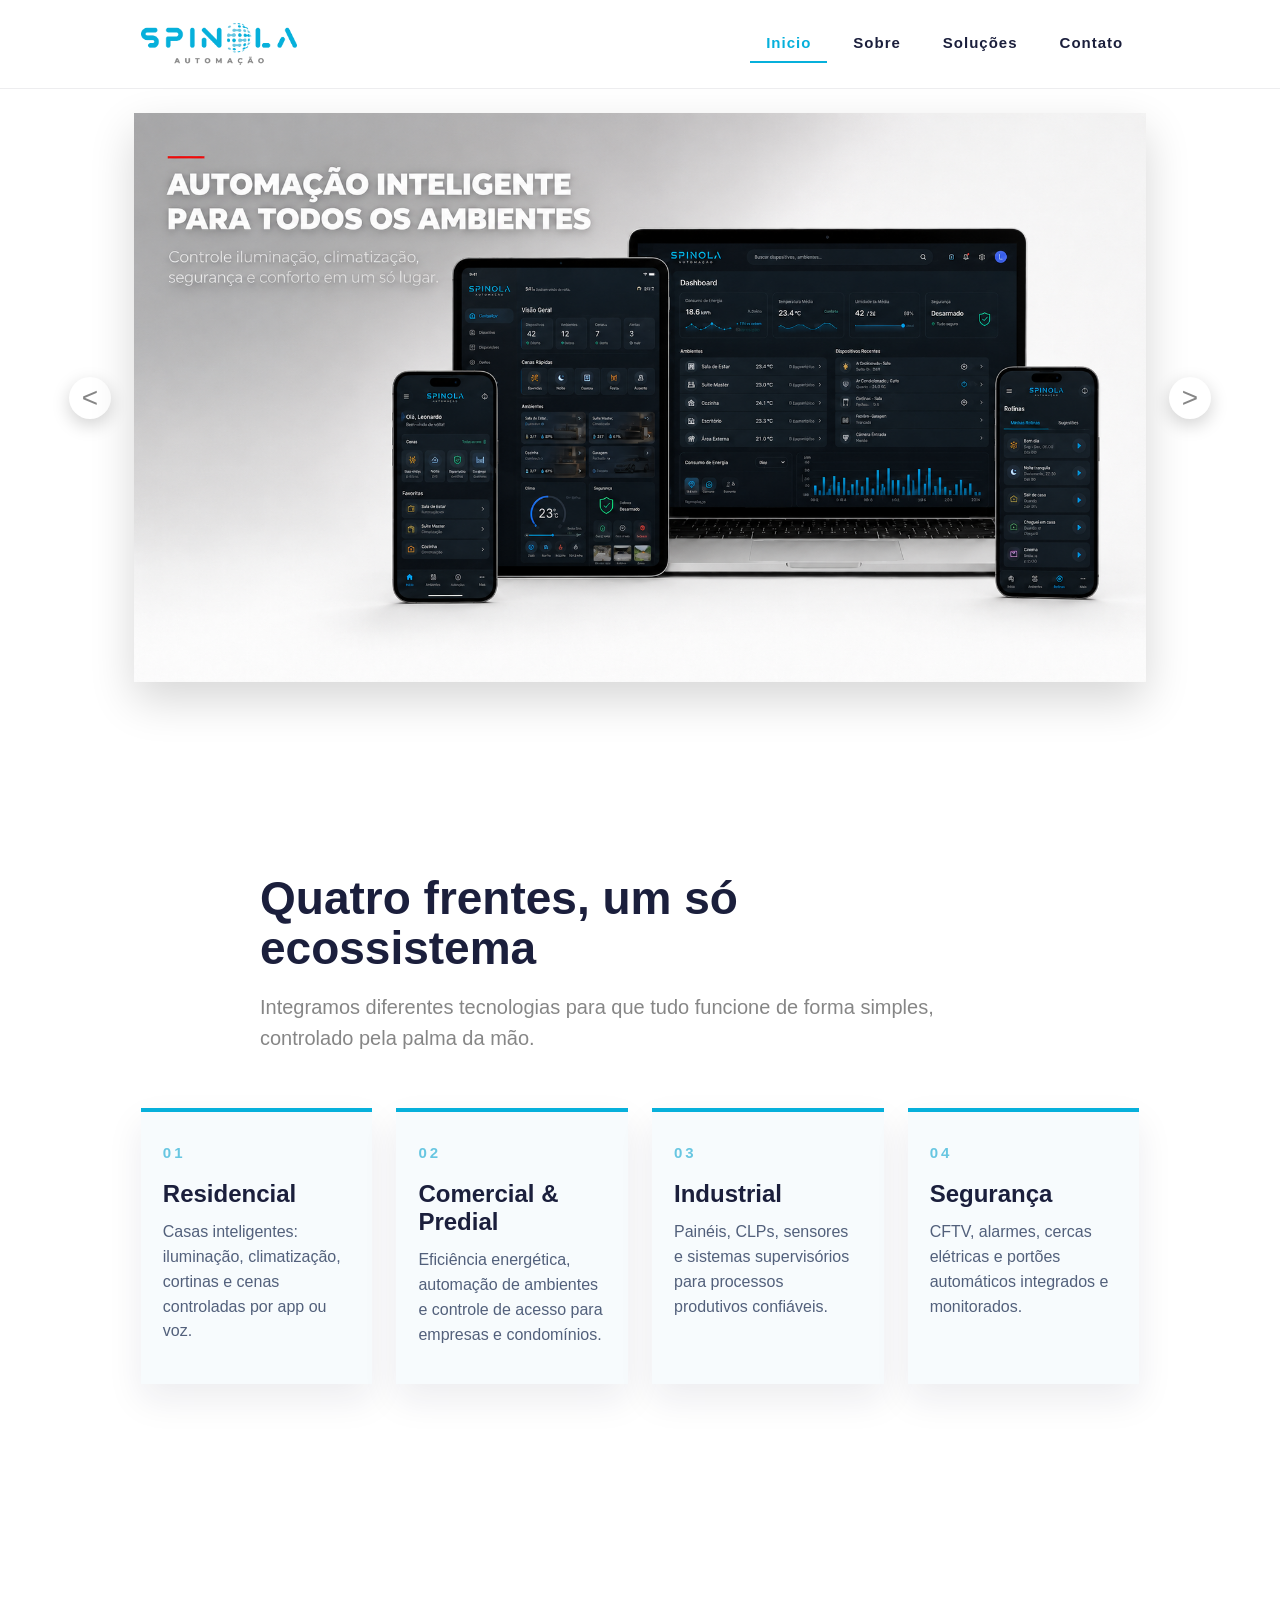
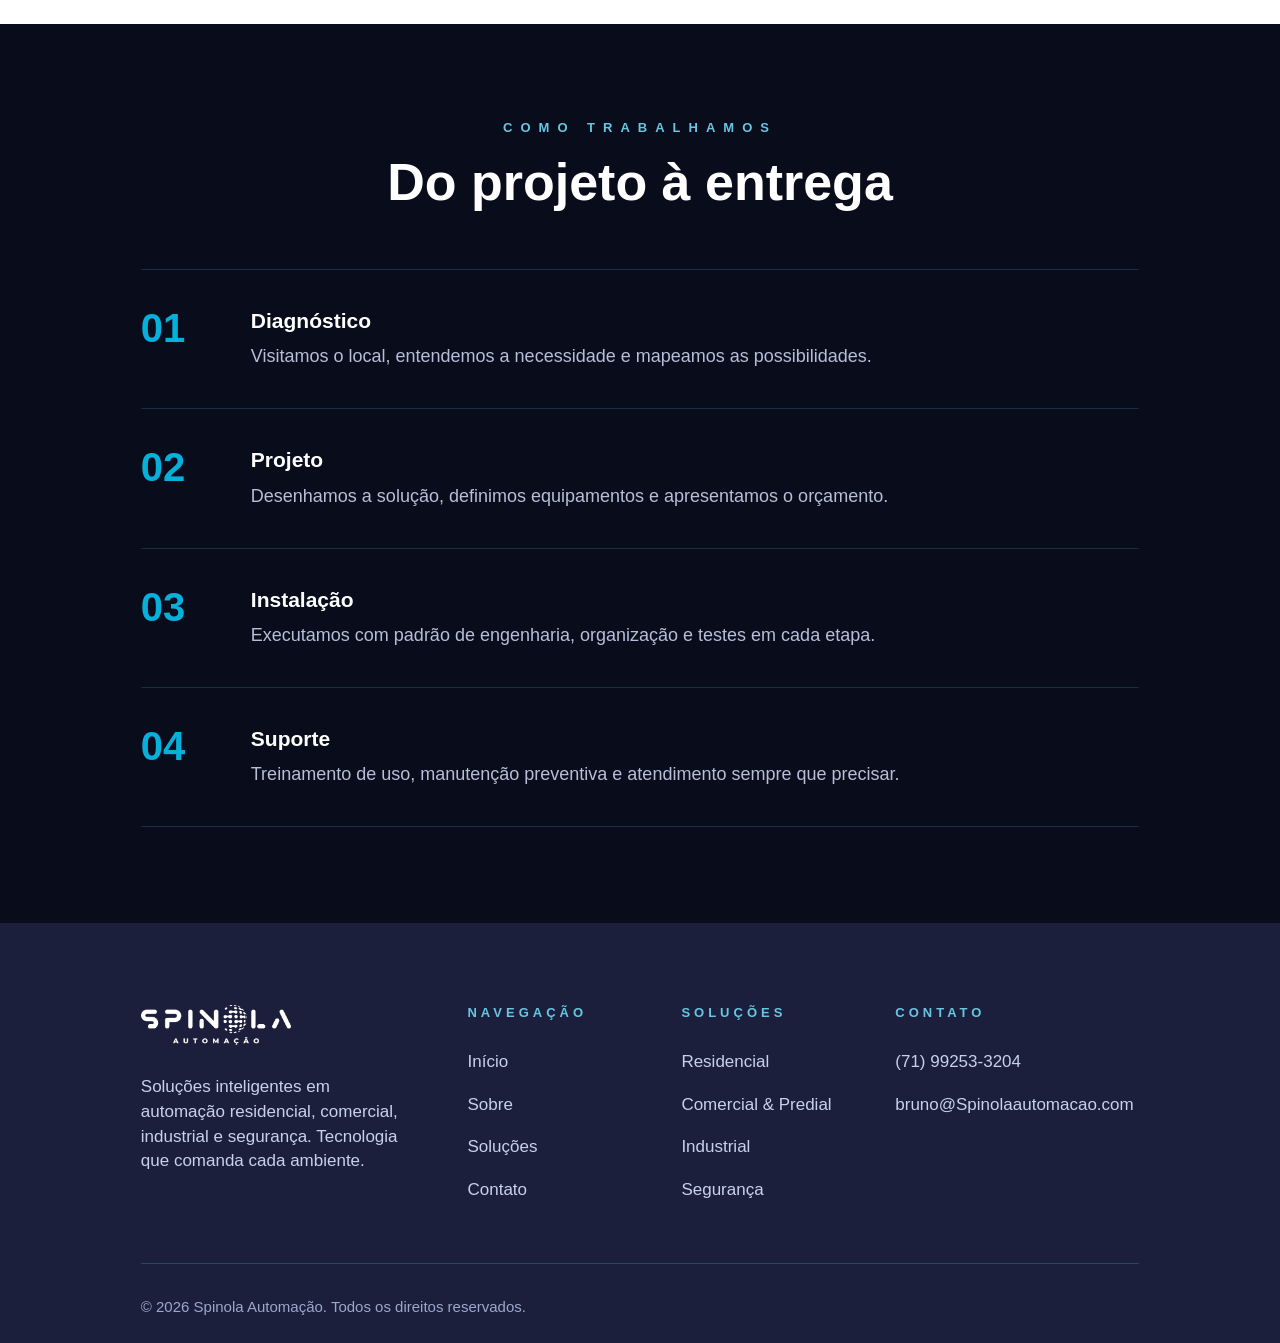
<file: index.html>
<!doctype html>
<html>
	<head>
		<meta charset="utf-8">
		<meta name="viewport" content="width=device-width, initial-scale=1.0">
		<link rel="icon" type="image/png" href="img/favicon.png">
		<link href="css/estilo.css" rel="stylesheet" type="text/css" >
		<script type="text/javascript" defer src="js/acao.js"> </script> 
		<title>Spinola</title>
	</head>
	<body>
		<nav class="menuHorizontal" aria-label="Menu principal">
			<a href="index.html" class="menuLogo">
				<img src="img/Spinolacoisas/Logo/Logos%20Color%C3%ADdos/Cor%20png/Logo%20Principal.png" alt="Spinola">
			</a>
			<input type="checkbox" id="menuControleInicio" class="menuControle">
			<label for="menuControleInicio" class="menuSanduiche" aria-label="Abrir menu">
				<span></span>
				<span></span>
				<span></span>
			</label>
			<section class="menuLinks">
				<a href="index.html" class="menuItem ativo">Inicio</a>
				<a href="sobre.html" class="menuItem">Sobre</a>
				<a href="solucoes.html" class="menuItem">Solu&ccedil;&otilde;es</a>
				<a href="contato.html" class="menuItem">Contato</a>
			</section>
		</nav>

		<main class="conteudoPrincipal">

			<!-- Layout lateral (ativo) -->
			<section class="carrosselLateral">
				<button id="btnVoltar" class="botao" type="button" aria-label="Tela anterior">&lt;</button>
				<img id="moldura" src="img/imagem1.png" alt="Tela do carrossel Spinola">
				<button id="btnAvancar" class="botao" type="button" aria-label="Proxima tela">&gt;</button>
			</section>

			<!-- Layout inferior — descomente e comente o bloco acima para voltar
			<img id="moldura" src="img/imagem1.png" alt="Tela do carrossel Spinola">
			<section class="grupoBotao">
				<button id="btnVoltar" class="botao" type="button" aria-label="Tela anterior">&lt;</button>
				<button id="btnAvancar" class="botao" type="button" aria-label="Proxima tela">&gt;</button>
			</section>
			-->

		</main>

		<section class="oQueFazemos">
			<section class="fazemosCabecalho">
				<h1>Quatro frentes, um s&oacute; ecossistema</h1>
				<h2>Integramos diferentes tecnologias para que tudo funcione de forma simples, controlado pela palma da m&atilde;o.</h2>
			</section>

			<section class="frentes">
				<section class="frente">
					<span>01</span>
					<h3>Residencial</h3>
					<p>Casas inteligentes: ilumina&ccedil;&atilde;o, climatiza&ccedil;&atilde;o, cortinas e cenas controladas por app ou voz.</p>
				</section>
				<section class="frente">
					<span>02</span>
					<h3>Comercial &amp; Predial</h3>
					<p>Efici&ecirc;ncia energ&eacute;tica, automa&ccedil;&atilde;o de ambientes e controle de acesso para empresas e condom&iacute;nios.</p>
				</section>
				<section class="frente">
					<span>03</span>
					<h3>Industrial</h3>
					<p>Pain&eacute;is, CLPs, sensores e sistemas supervis&oacute;rios para processos produtivos confi&aacute;veis.</p>
				</section>
				<section class="frente">
					<span>04</span>
					<h3>Seguran&ccedil;a</h3>
					<p>CFTV, alarmes, cercas el&eacute;tricas e port&otilde;es autom&aacute;ticos integrados e monitorados.</p>
				</section>
			</section>
		</section>

		<section class="comoTrabalhamos">
			<section class="comoCabecalho">
				<p>Como trabalhamos</p>
				<h1>Do projeto &agrave; entrega</h1>
			</section>

			<section class="etapas">
				<section class="etapa">
					<strong>01</strong>
					<section>
						<h2>Diagn&oacute;stico</h2>
						<p>Visitamos o local, entendemos a necessidade e mapeamos as possibilidades.</p>
					</section>
				</section>
				<section class="etapa">
					<strong>02</strong>
					<section>
						<h2>Projeto</h2>
						<p>Desenhamos a solu&ccedil;&atilde;o, definimos equipamentos e apresentamos o or&ccedil;amento.</p>
					</section>
				</section>
				<section class="etapa">
					<strong>03</strong>
					<section>
						<h2>Instala&ccedil;&atilde;o</h2>
						<p>Executamos com padr&atilde;o de engenharia, organiza&ccedil;&atilde;o e testes em cada etapa.</p>
					</section>
				</section>
				<section class="etapa">
					<strong>04</strong>
					<section>
						<h2>Suporte</h2>
						<p>Treinamento de uso, manuten&ccedil;&atilde;o preventiva e atendimento sempre que precisar.</p>
					</section>
				</section>
			</section>
		</section>

		<footer class="rodape">
			<section class="rodapeConteudo">
				<section class="rodapeMarca">
					<img class="rodapeLogo" src="img/Spinolacoisas/Logo/Logos%20Monocrom%C3%A1ticos/Monocrom%C3%A1tico%20png/Principal%20Negativo%20(branca).png" alt="Spinola Automacao">
					<p>Solu&ccedil;&otilde;es inteligentes em automa&ccedil;&atilde;o residencial, comercial, industrial e seguran&ccedil;a. Tecnologia que comanda cada ambiente.</p>
				</section>
				<section class="rodapeColuna">
					<h2>Navega&ccedil;&atilde;o</h2>
					<a href="index.html">In&iacute;cio</a>
					<a href="sobre.html">Sobre</a>
					<a href="solucoes.html">Solu&ccedil;&otilde;es</a>
					<a href="contato.html">Contato</a>
				</section>
				<section class="rodapeColuna">
					<h2>Solu&ccedil;&otilde;es</h2>
					<a href="solucoes.html#residencial">Residencial</a>
					<a href="solucoes.html#comercial">Comercial &amp; Predial</a>
					<a href="solucoes.html#industrial">Industrial</a>
					<a href="solucoes.html#seguranca">Seguran&ccedil;a</a>
				</section>
				<section class="rodapeColuna">
					<h2>Contato</h2>
					<a href="https://wa.me/5571992533204" target="_blank" rel="noopener noreferrer">(71) 99253-3204</a>
					<a href="mailto:bruno@Spinolaautomacao.com">bruno@Spinolaautomacao.com</a>
				</section>
			</section>
			<section class="rodapeBase">
				<p>&copy; 2026 Spinola Automa&ccedil;&atilde;o. Todos os direitos reservados.</p>
			</section>
		</footer>
	</body>
</html>
</file>
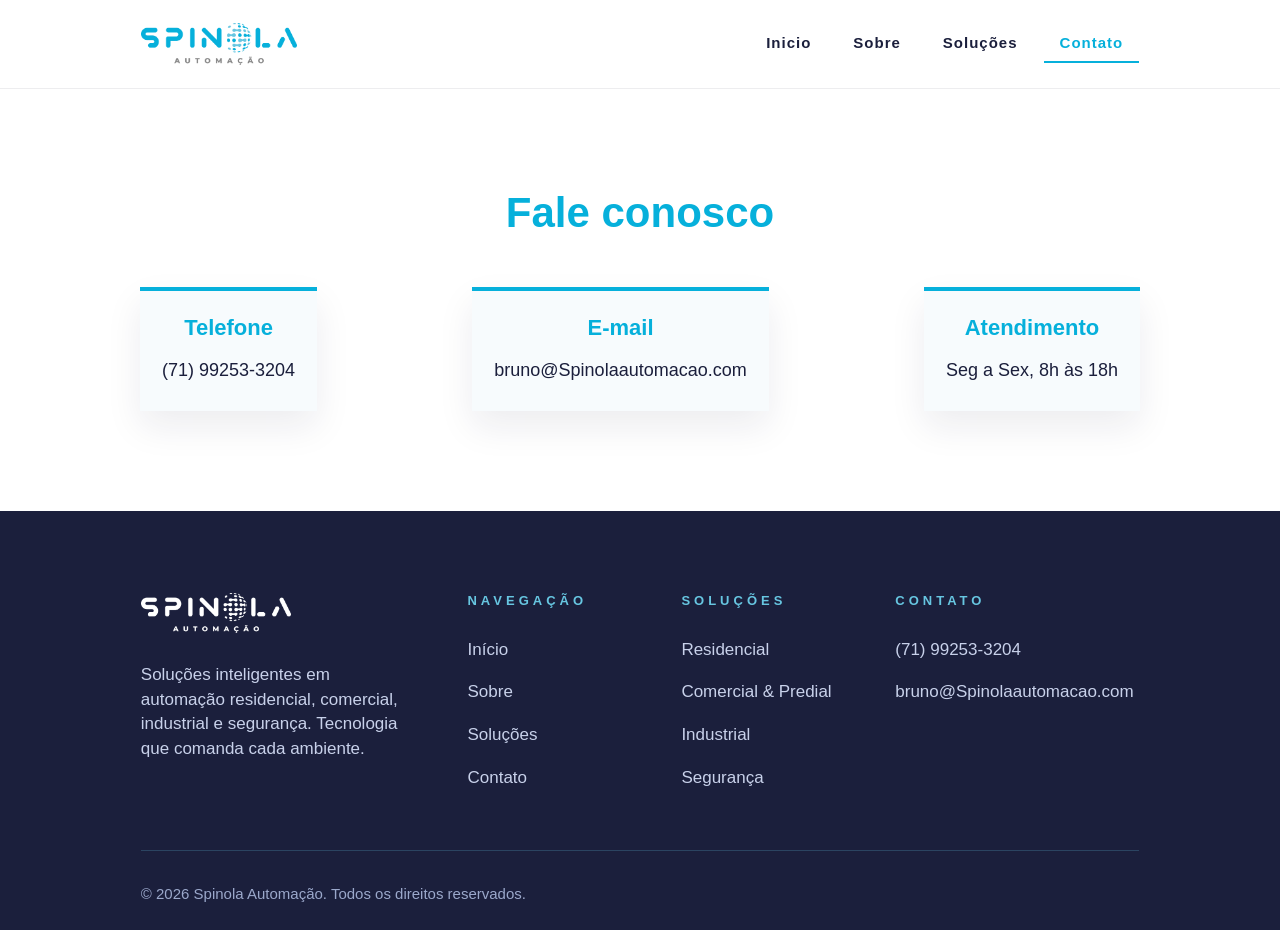
<file: contato.html>
<!doctype html>
<html>
	<head>
		<meta charset="utf-8">
		<meta name="viewport" content="width=device-width, initial-scale=1.0">
		<link rel="icon" type="image/png" href="img/favicon.png">
		<link href="css/estilo.css" rel="stylesheet" type="text/css" >
		<link href="css/contato.css" rel="stylesheet" type="text/css" >
		<title>Contato | Spinola</title>
	</head>
	<body>
		<nav class="menuHorizontal" aria-label="Menu principal">
			<a href="index.html" class="menuLogo">
				<img src="img/Spinolacoisas/Logo/Logos%20Color%C3%ADdos/Cor%20png/Logo%20Principal.png" alt="Spinola">
			</a>
			<input type="checkbox" id="menuControleContato" class="menuControle">
			<label for="menuControleContato" class="menuSanduiche" aria-label="Abrir menu">
				<span></span>
				<span></span>
				<span></span>
			</label>
			<section class="menuLinks">
				<a href="index.html" class="menuItem">Inicio</a>
				<a href="sobre.html" class="menuItem">Sobre</a>
				<a href="solucoes.html" class="menuItem">Solu&ccedil;&otilde;es</a>
				<a href="contato.html" class="menuItem ativo">Contato</a>
			</section>
		</nav>

		<main class="conteudoPrincipal contatoPagina">
			<h1>Fale conosco</h1>

			<section class="contatoInfo">
				<article class="infoItem">
					<h2>Telefone</h2>
					<a href="https://wa.me/5571992533204" target="_blank" rel="noopener noreferrer">(71) 99253-3204</a>
				</article>

				<article class="infoItem">
					<h2>E-mail</h2>
					<a href="mailto:bruno@Spinolaautomacao.com">bruno@Spinolaautomacao.com</a>
				</article>

				<article class="infoItem">
					<h2>Atendimento</h2>
					<p>Seg a Sex, 8h às 18h</p>
				</article>
			</section>
		</main>

		<footer class="rodape">
			<section class="rodapeConteudo">
				<section class="rodapeMarca">
					<img class="rodapeLogo" src="img/Spinolacoisas/Logo/Logos%20Monocrom%C3%A1ticos/Monocrom%C3%A1tico%20png/Principal%20Negativo%20(branca).png" alt="Spinola Automacao">
					<p>Solu&ccedil;&otilde;es inteligentes em automa&ccedil;&atilde;o residencial, comercial, industrial e seguran&ccedil;a. Tecnologia que comanda cada ambiente.</p>
				</section>
				<section class="rodapeColuna">
					<h2>Navega&ccedil;&atilde;o</h2>
					<a href="index.html">In&iacute;cio</a>
					<a href="sobre.html">Sobre</a>
					<a href="solucoes.html">Solu&ccedil;&otilde;es</a>
					<a href="contato.html">Contato</a>
				</section>
				<section class="rodapeColuna">
					<h2>Solu&ccedil;&otilde;es</h2>
					<a href="solucoes.html#residencial">Residencial</a>
					<a href="solucoes.html#comercial">Comercial &amp; Predial</a>
					<a href="solucoes.html#industrial">Industrial</a>
					<a href="solucoes.html#seguranca">Seguran&ccedil;a</a>
				</section>
				<section class="rodapeColuna">
					<h2>Contato</h2>
					<a href="https://wa.me/5571992533204" target="_blank" rel="noopener noreferrer">(71) 99253-3204</a>
					<a href="mailto:bruno@Spinolaautomacao.com">bruno@Spinolaautomacao.com</a>
				</section>
			</section>
			<section class="rodapeBase">
				<p>&copy; 2026 Spinola Automa&ccedil;&atilde;o. Todos os direitos reservados.</p>
			</section>
		</footer>
	</body>
</html>
</file>
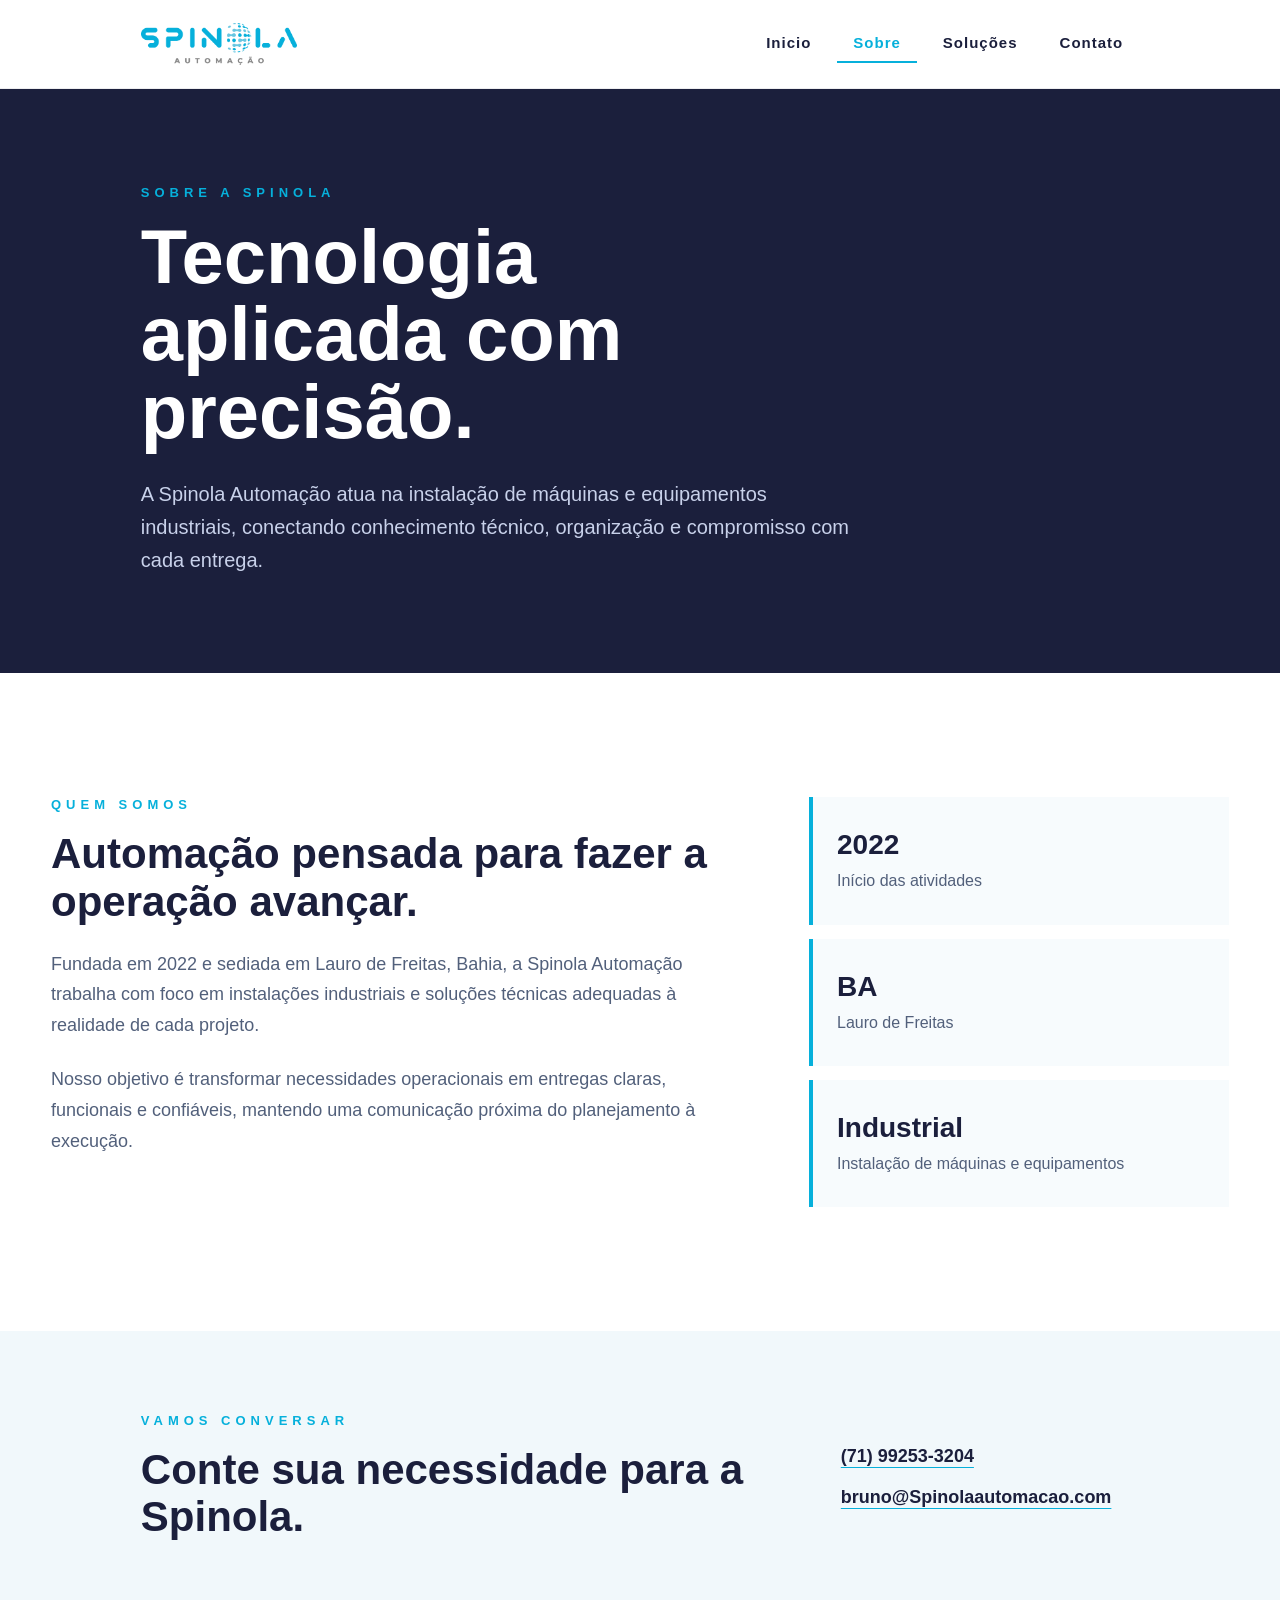
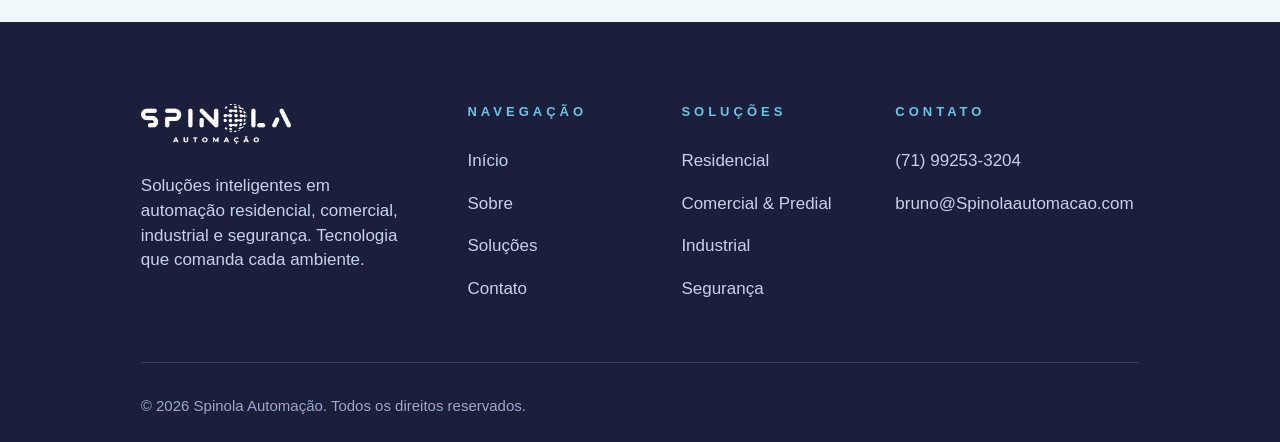
<file: sobre.html>
<!doctype html>
<html>
	<head>
		<meta charset="utf-8">
		<meta name="viewport" content="width=device-width, initial-scale=1.0">
		<link rel="icon" type="image/png" href="img/favicon.png">
		<link href="css/estilo.css" rel="stylesheet" type="text/css" >
		<title>Sobre | Spinola</title>
	</head>
	<body>
		<nav class="menuHorizontal" aria-label="Menu principal">
			<a href="index.html" class="menuLogo">
				<img src="img/Spinolacoisas/Logo/Logos%20Color%C3%ADdos/Cor%20png/Logo%20Principal.png" alt="Spinola">
			</a>
			<input type="checkbox" id="menuControleSobre" class="menuControle">
			<label for="menuControleSobre" class="menuSanduiche" aria-label="Abrir menu">
				<span></span>
				<span></span>
				<span></span>
			</label>
			<section class="menuLinks">
				<a href="index.html" class="menuItem">Inicio</a>
				<a href="sobre.html" class="menuItem ativo">Sobre</a>
				<a href="solucoes.html" class="menuItem">Solu&ccedil;&otilde;es</a>
				<a href="contato.html" class="menuItem">Contato</a>
			</section>
		</nav>

		<main class="sobrePagina">
			<section class="sobreAbertura">
				<section class="sobreAberturaConteudo">
					<p class="sobreEtiqueta">Sobre a Spinola</p>
					<h1>Tecnologia aplicada com precis&atilde;o.</h1>
					<p class="sobreIntroducao">A Spinola Automa&ccedil;&atilde;o atua na instala&ccedil;&atilde;o de m&aacute;quinas e equipamentos industriais, conectando conhecimento t&eacute;cnico, organiza&ccedil;&atilde;o e compromisso com cada entrega.</p>
				</section>
			</section>

			<section class="sobreConteudo">
				<section class="sobreTexto">
					<p class="sobreEtiqueta">Quem somos</p>
					<h2>Automa&ccedil;&atilde;o pensada para fazer a opera&ccedil;&atilde;o avan&ccedil;ar.</h2>
					<p>Fundada em 2022 e sediada em Lauro de Freitas, Bahia, a Spinola Automa&ccedil;&atilde;o trabalha com foco em instala&ccedil;&otilde;es industriais e solu&ccedil;&otilde;es t&eacute;cnicas adequadas &agrave; realidade de cada projeto.</p>
					<p>Nosso objetivo &eacute; transformar necessidades operacionais em entregas claras, funcionais e confi&aacute;veis, mantendo uma comunica&ccedil;&atilde;o pr&oacute;xima do planejamento &agrave; execu&ccedil;&atilde;o.</p>
				</section>

				<section class="sobreDestaques" aria-label="Informa&ccedil;&otilde;es da empresa">
					<article class="sobreDestaque">
						<strong>2022</strong>
						<span>In&iacute;cio das atividades</span>
					</article>
					<article class="sobreDestaque">
						<strong>BA</strong>
						<span>Lauro de Freitas</span>
					</article>
					<article class="sobreDestaque">
						<strong>Industrial</strong>
						<span>Instala&ccedil;&atilde;o de m&aacute;quinas e equipamentos</span>
					</article>
				</section>
			</section>

			<section class="sobreContato">
				<section>
					<p class="sobreEtiqueta">Vamos conversar</p>
					<h2>Conte sua necessidade para a Spinola.</h2>
				</section>
				<section class="sobreContatoLinks">
					<a href="https://wa.me/5571992533204" target="_blank" rel="noopener noreferrer">(71) 99253-3204</a>
					<a href="mailto:bruno@Spinolaautomacao.com">bruno@Spinolaautomacao.com</a>
				</section>
			</section>
		</main>

		<footer class="rodape">
			<section class="rodapeConteudo">
				<section class="rodapeMarca">
					<img class="rodapeLogo" src="img/Spinolacoisas/Logo/Logos%20Monocrom%C3%A1ticos/Monocrom%C3%A1tico%20png/Principal%20Negativo%20(branca).png" alt="Spinola Automacao">
					<p>Solu&ccedil;&otilde;es inteligentes em automa&ccedil;&atilde;o residencial, comercial, industrial e seguran&ccedil;a. Tecnologia que comanda cada ambiente.</p>
				</section>
				<section class="rodapeColuna">
					<h2>Navega&ccedil;&atilde;o</h2>
					<a href="index.html">In&iacute;cio</a>
					<a href="sobre.html">Sobre</a>
					<a href="solucoes.html">Solu&ccedil;&otilde;es</a>
					<a href="contato.html">Contato</a>
				</section>
				<section class="rodapeColuna">
					<h2>Solu&ccedil;&otilde;es</h2>
					<a href="solucoes.html#residencial">Residencial</a>
					<a href="solucoes.html#comercial">Comercial &amp; Predial</a>
					<a href="solucoes.html#industrial">Industrial</a>
					<a href="solucoes.html#seguranca">Seguran&ccedil;a</a>
				</section>
				<section class="rodapeColuna">
					<h2>Contato</h2>
					<a href="https://wa.me/5571992533204" target="_blank" rel="noopener noreferrer">(71) 99253-3204</a>
					<a href="mailto:bruno@Spinolaautomacao.com">bruno@Spinolaautomacao.com</a>
				</section>
			</section>
			<section class="rodapeBase">
				<p>&copy; 2026 Spinola Automa&ccedil;&atilde;o. Todos os direitos reservados.</p>
			</section>
		</footer>
	</body>
</html>
</file>
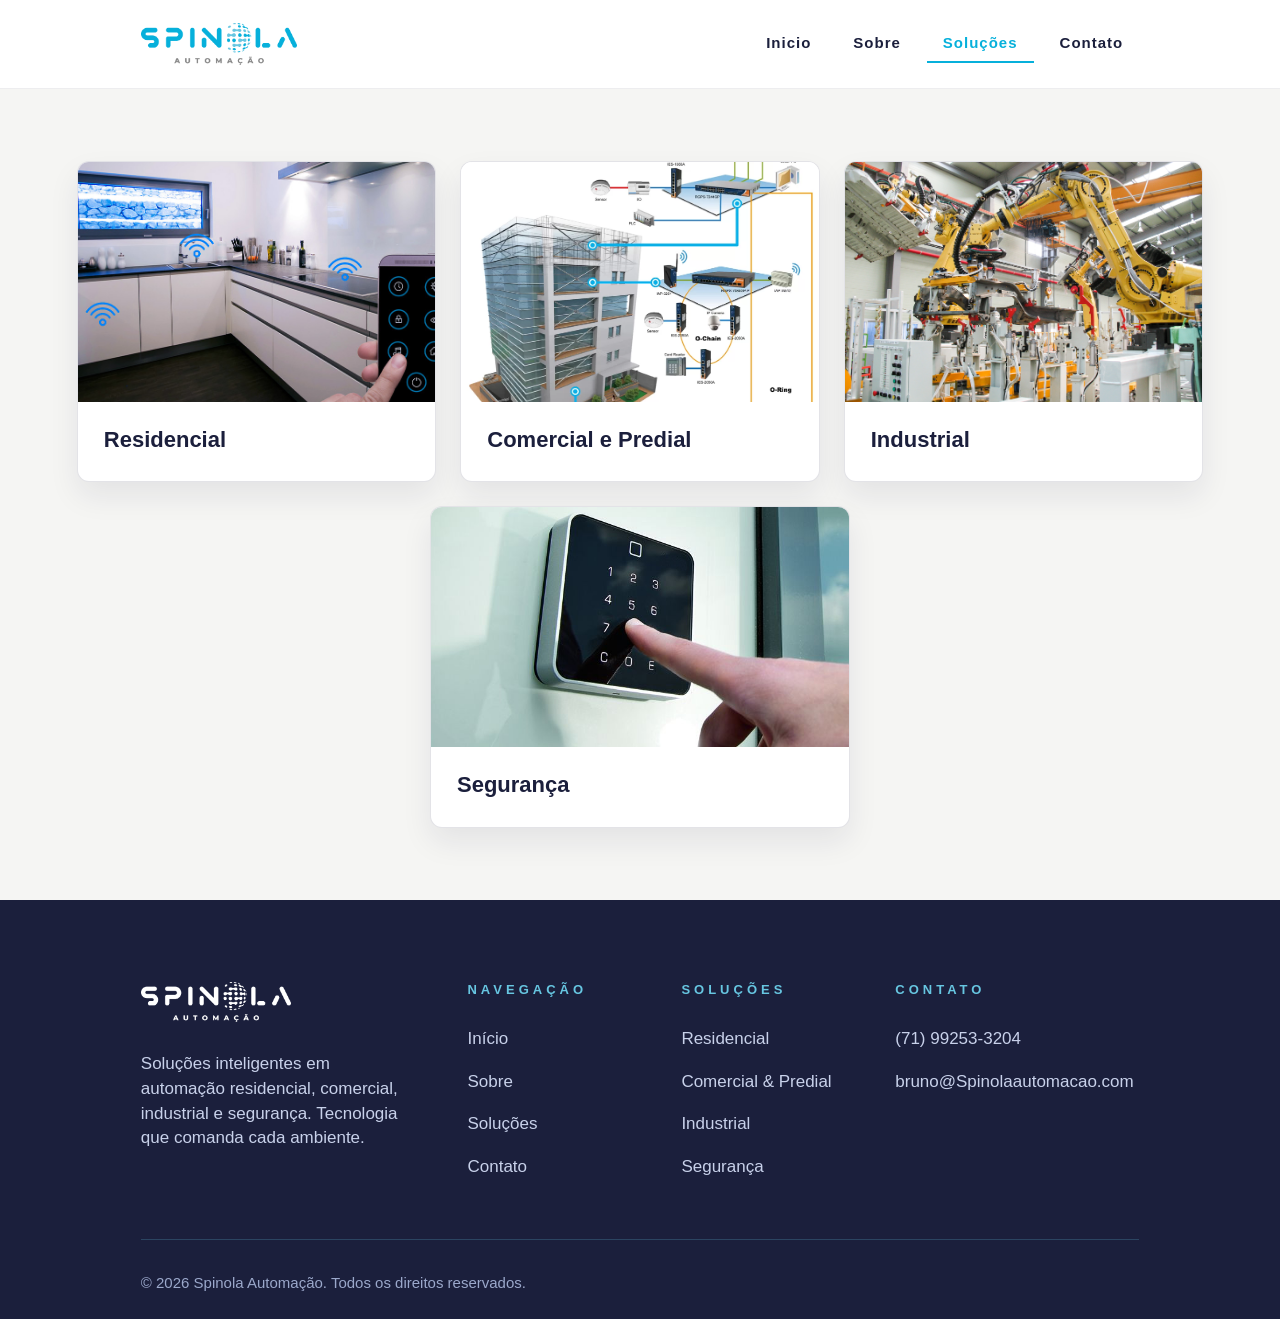
<file: solucoes.html>
<!doctype html>
<html>
	<head>
		<meta charset="utf-8">
		<meta name="viewport" content="width=device-width, initial-scale=1.0">
		<link rel="icon" type="image/png" href="img/favicon.png">
		<link href="css/estilo.css" rel="stylesheet" type="text/css" >
		<title>Solu&ccedil;&otilde;es | Spinola</title>
	</head>
	<body>
		<nav class="menuHorizontal" aria-label="Menu principal">
			<a href="index.html" class="menuLogo">
				<img src="img/Spinolacoisas/Logo/Logos%20Color%C3%ADdos/Cor%20png/Logo%20Principal.png" alt="Spinola">
			</a>
			<input type="checkbox" id="menuControleSolucoes" class="menuControle">
			<label for="menuControleSolucoes" class="menuSanduiche" aria-label="Abrir menu">
				<span></span>
				<span></span>
				<span></span>
			</label>
			<section class="menuLinks">
				<a href="index.html" class="menuItem">Inicio</a>
				<a href="sobre.html" class="menuItem">Sobre</a>
				<a href="solucoes.html" class="menuItem ativo">Solu&ccedil;&otilde;es</a>
				<a href="contato.html" class="menuItem">Contato</a>
			</section>
		</nav>

		<main class="paginaSolucao">
			<section id="residencial" class="solucaoItem">
				<img src="img/imgsolucao/AutoResidencial.jpg" alt="Automacao residencial">
				<p>Residencial</p>
			</section>
			<section id="comercial" class="solucaoItem">
				<img src="img/imgsolucao/autoPredio.jpg" alt="Automacao comercial e predial">
				<p>Comercial e Predial</p>
			</section>
			<section id="industrial" class="solucaoItem">
				<img src="img/imgsolucao/AutoIndustria.jpg" alt="Automacao industrial">
				<p>Industrial</p>
			</section>
			<section id="seguranca" class="solucaoItem">
				<img src="img/imgsolucao/AutoSeguranca.jpeg" alt="Solucoes de seguranca">
				<p>Seguran&ccedil;a</p>
			</section>
		</main>

		<footer class="rodape">
			<section class="rodapeConteudo">
				<section class="rodapeMarca">
					<img class="rodapeLogo" src="img/Spinolacoisas/Logo/Logos%20Monocrom%C3%A1ticos/Monocrom%C3%A1tico%20png/Principal%20Negativo%20(branca).png" alt="Spinola Automacao">
					<p>Solu&ccedil;&otilde;es inteligentes em automa&ccedil;&atilde;o residencial, comercial, industrial e seguran&ccedil;a. Tecnologia que comanda cada ambiente.</p>
				</section>
				<section class="rodapeColuna">
					<h2>Navega&ccedil;&atilde;o</h2>
					<a href="index.html">In&iacute;cio</a>
					<a href="sobre.html">Sobre</a>
					<a href="solucoes.html">Solu&ccedil;&otilde;es</a>
					<a href="contato.html">Contato</a>
				</section>
				<section class="rodapeColuna">
					<h2>Solu&ccedil;&otilde;es</h2>
					<a href="solucoes.html#residencial">Residencial</a>
					<a href="solucoes.html#comercial">Comercial &amp; Predial</a>
					<a href="solucoes.html#industrial">Industrial</a>
					<a href="solucoes.html#seguranca">Seguran&ccedil;a</a>
				</section>
				<section class="rodapeColuna">
					<h2>Contato</h2>
					<a href="https://wa.me/5571992533204" target="_blank" rel="noopener noreferrer">(71) 99253-3204</a>
					<a href="mailto:bruno@Spinolaautomacao.com">bruno@Spinolaautomacao.com</a>
				</section>
			</section>
			<section class="rodapeBase">
				<p>&copy; 2026 Spinola Automa&ccedil;&atilde;o. Todos os direitos reservados.</p>
			</section>
		</footer>
	</body>
</html>
</file>
<file: css/estilo.css>
@charset "utf-8";
/* CSS Document */

:root{
	--azul-principal: #06B0DB;
	--azul-claro: #67C6E1;
	--azul-escuro: #1B1F3C;
	--cinza: #868686;
	--branco: #FFFFFF;
}

@font-face{
	font-family: "Space Grotesk";
	src: local("Space Grotesk");
}

@font-face{
	font-family: "Montserrat";
	src: local("Montserrat");
}


body{
	box-sizing: border-box;
	margin: 0;
	min-height: 100vh;
	width: 100%;
	overflow-x: hidden;
	background: var(--branco);
	color: var(--azul-escuro);
	font-family: "Montserrat", Verdana, sans-serif;
}

*,
*::before,
*::after{
	box-sizing: inherit;
	margin: 0;
	padding: 0;
}

.menuHorizontal{
	display: flex;
	align-items: center;
	justify-content: space-between;
	gap: 30px;
	width: 100%;
	padding: 23px 11%;
	background: var(--branco);
	border-bottom: 1px solid rgba(27, 31, 60, 0.08);
}

.menuLogo{
	display: inline-flex;
	align-items: center;
}

.menuLogo img{
	display: block;
	width: 156px;
	height: auto;
}

.menuLinks{
	display: flex;
	align-items: center;
	gap: 10px;
}

.menuControle,
.menuSanduiche{
	display: none;
}

.menuItem{
	display: block;
	padding: 10px 16px;
	border-bottom: 2px solid transparent;
	color: var(--azul-escuro);
	font-family: "Space Grotesk", "Montserrat", Verdana, sans-serif;
	font-size: 15px;
	font-weight: bold;
	letter-spacing: 1px;
	text-decoration: none;
	transition: color 180ms ease, border-color 180ms ease;
}

.menuItem:hover,
.menuItem:focus-visible,
.menuItem.ativo{
	color: var(--azul-principal);
	border-color: var(--azul-principal);
	outline: 0;
}

/*aumentar tamanho da imagem do carrossel */

.conteudoPrincipal{
	margin: 0 auto;
	padding: 24px 0 54px;
	text-align: center;
	width: min(90%, 1440px);
}

.paginaVazia{
	min-height: calc(100vh - 360px);
}


/* imagem do carrossel*/
#moldura{  
	display: block;
	margin: 0 auto;
	max-width: 100%;
	height: auto;
	box-shadow: 0 18px 42px rgba(0, 0, 0, 0.16);
	transition: opacity 180ms ease;
}

/* Layout inferior (comentado — descomente junto com o HTML para voltar)
.grupoBotao{
	margin: 0 auto;
	padding-top: 16px;
	text-align: center;
}
*/

/* Layout lateral (ativo) */
.carrosselLateral{
	display: flex;
	align-items: center;
	justify-content: center;
	gap: 18px;
}

.carrosselLateral #moldura{
	flex: 1;
	min-width: 0;
	margin: 0;
}




.botao{
	margin: 5px;
	width: 42px;
	height: 42px;
	background: var(--branco);
	border: 0;
	border-radius: 50%;
	box-shadow: 0 6px 18px rgba(0, 0, 0, 0.18);
	text-align: center;
	font-family: "Space Grotesk", "Montserrat", Verdana, sans-serif;
	font-size: 28px;
	line-height: 1;
	cursor: pointer;
	color: var(--cinza);
}

.botao:hover{
	background: #f1f1f1;
}

.botao:focus-visible{
	outline: 3px solid var(--azul-claro);
	outline-offset: 2px;
}

.oQueFazemos{
	display: flex;
	flex-direction: column;
	justify-content: center;
	min-height: auto;
	padding: 138px 11% 144px;
	background: var(--branco);
}

.fazemosCabecalho{
	max-width: 1178px;
	margin: 0 auto 54px;
}

.fazemosCabecalho h1{
	max-width: 760px;
	margin: 0;
	color: var(--azul-escuro);
	font-family: "Space Grotesk", "Montserrat", Verdana, sans-serif;
	font-size: 46px;
	line-height: 1.08;
}

.fazemosCabecalho h2{
	max-width: 760px;
	margin: 18px 0 0;
	color: var(--cinza);
	font-family: "Montserrat", Verdana, sans-serif;
	font-size: 20px;
	font-weight: 400;
	line-height: 1.55;
}

.frentes{
	display: flex;
	align-items: stretch;
	flex-wrap: wrap;
	gap: 24px;
	max-width: 1178px;
	margin: 0 auto;
}

.frente{
	flex: 1 1 calc(25% - 24px);
	min-width: 220px;
	padding: 32px 22px 36px;
	border-top: 4px solid var(--azul-principal);
	background: #f7fbfd;
	box-shadow: 0 16px 34px rgba(27, 31, 60, 0.08);
	text-align: left;
}

.frente span{
	color: var(--azul-claro);
	font-family: "Space Grotesk", "Montserrat", Verdana, sans-serif;
	font-size: 15px;
	font-weight: 700;
	letter-spacing: 3px;
}

.frente h3{
	margin: 18px 0 12px;
	color: var(--azul-escuro);
	font-family: "Space Grotesk", "Montserrat", Verdana, sans-serif;
	font-size: 24px;
	line-height: 1.18;
}

.frente p{
	margin: 0;
	color: #52607b;
	font-size: 16px;
	line-height: 1.55;
}

.comoTrabalhamos{
	margin-top: 96px;
	padding: 96px 11%;
	background: #090d1b;
	color: var(--branco);
}

.comoCabecalho{
	max-width: 1178px;
	margin: 0 auto 60px;
	text-align: center;
}

.comoCabecalho p{
	margin: 0 0 20px;
	color: var(--azul-claro);
	font-family: "Space Grotesk", "Montserrat", Verdana, sans-serif;
	font-size: 13px;
	font-weight: 700;
	letter-spacing: 8px;
	text-transform: uppercase;
}

.comoCabecalho h1{
	margin: 0;
	font-family: "Space Grotesk", "Montserrat", Verdana, sans-serif;
	font-size: 52px;
	line-height: 1.05;
}

.etapas{
	max-width: 1178px;
	margin: 0 auto;
	border-top: 1px solid rgba(103, 198, 225, 0.18);
}

.etapa{
	display: flex;
	align-items: flex-start;
	gap: 28px;
	padding: 38px 0;
	border-bottom: 1px solid rgba(103, 198, 225, 0.18);
	text-align: left;
}

.etapa strong{
	flex: 0 0 82px;
	color: var(--azul-principal);
	font-family: "Space Grotesk", "Montserrat", Verdana, sans-serif;
	font-size: 40px;
	line-height: 1;
}

.etapa h2{
	margin: 0 0 10px;
	font-family: "Space Grotesk", "Montserrat", Verdana, sans-serif;
	font-size: 21px;
	line-height: 1.2;
}

.etapa p{
	margin: 0;
	color: #b6bed8;
	font-size: 18px;
	line-height: 1.5;
}

.sobrePagina{
	width: 100%;
}

.sobreAbertura{
	display: flex;
	align-items: center;
	min-height: 540px;
	padding: 96px 11%;
	background: var(--azul-escuro);
	color: var(--branco);
}

.sobreAberturaConteudo{
	display: flex;
	flex-direction: column;
	align-items: flex-start;
	width: min(780px, 100%);
}

.sobreEtiqueta{
	margin: 0 0 18px;
	color: var(--azul-principal);
	font-family: "Space Grotesk", "Montserrat", Verdana, sans-serif;
	font-size: 13px;
	font-weight: 700;
	letter-spacing: 5px;
	text-transform: uppercase;
}

.sobreAbertura h1{
	max-width: 700px;
	margin: 0;
	font-family: "Space Grotesk", "Montserrat", Verdana, sans-serif;
	font-size: clamp(44px, 6vw, 76px);
	line-height: 1.02;
}

.sobreIntroducao{
	max-width: 720px;
	margin: 28px 0 0;
	color: #c8d1ea;
	font-size: 20px;
	line-height: 1.65;
}

.sobreConteudo{
	display: flex;
	align-items: flex-start;
	justify-content: space-between;
	gap: 70px;
	max-width: 1178px;
	margin: 0 auto;
	padding: 124px 0;
}

.sobreTexto{
	display: flex;
	flex: 1 1 580px;
	flex-direction: column;
	align-items: flex-start;
}

.sobreTexto h2,
.sobreContato h2{
	margin: 0;
	font-family: "Space Grotesk", "Montserrat", Verdana, sans-serif;
	font-size: 42px;
	line-height: 1.12;
}

.sobreTexto > p:not(.sobreEtiqueta){
	margin: 24px 0 0;
	color: #52607b;
	font-size: 18px;
	line-height: 1.7;
}

.sobreDestaques{
	display: flex;
	flex: 0 1 420px;
	flex-direction: column;
	gap: 14px;
}

.sobreDestaque{
	display: flex;
	flex-direction: column;
	gap: 8px;
	padding: 32px 24px;
	border-left: 4px solid var(--azul-principal);
	background: #f7fbfd;
}

.sobreDestaque strong{
	color: var(--azul-escuro);
	font-family: "Space Grotesk", "Montserrat", Verdana, sans-serif;
	font-size: 28px;
}

.sobreDestaque span{
	color: #52607b;
	font-size: 16px;
	line-height: 1.45;
}

.sobreContato{
	display: flex;
	align-items: center;
	justify-content: space-between;
	gap: 50px;
	padding: 82px 11%;
	background: #f1f8fb;
}

.sobreContato > section:first-child{
	max-width: 650px;
}

.sobreContatoLinks{
	display: flex;
	flex: 0 1 350px;
	flex-direction: column;
	align-items: flex-start;
	gap: 14px;
}

.sobreContatoLinks a{
	max-width: 100%;
	color: var(--azul-escuro);
	font-size: 18px;
	font-weight: 700;
	line-height: 1.45;
	overflow-wrap: anywhere;
	text-decoration-color: var(--azul-principal);
	text-underline-offset: 5px;
}

.rodape{
	margin-top: 0;
	padding: 82px 11% 28px;
	background: var(--azul-escuro);
	color: var(--branco);
}

.rodapeConteudo{
	display: flex;
	align-items: flex-start;
	justify-content: space-between;
	flex-wrap: wrap;
	gap: 50px;
	max-width: 1178px;
	margin: 0 auto;
}

.rodapeMarca{
	flex: 1.2 1 260px;
}

.rodapeMarca p{
	max-width: 290px;
	margin: 26px 0 20px;
	color: #c8d1ea;
	font-size: 17px;
	line-height: 1.45;
}

.rodapeLogo{
	width: 150px;
	max-width: 100%;
	align-self: start;
}

.rodapeColuna{
	display: flex;
	flex: 1 1 150px;
	flex-direction: column;
	gap: 18px;
	min-width: 0;
}

.rodapeColuna:last-child{
	flex-basis: 230px;
}

.rodapeColuna h2{
	margin: 0 0 12px;
	color: var(--azul-claro);
	font-family: "Space Grotesk", "Montserrat", Verdana, sans-serif;
	font-size: 13px;
	font-weight: bold;
	letter-spacing: 4px;
	text-transform: uppercase;
}

.rodapeColuna a,
.rodapeColuna p{
	margin: 0;
	color: #c8d1ea;
	font-size: 17px;
	line-height: 1.45;
	overflow-wrap: anywhere;
	text-decoration: none;
}

.rodapeColuna a:hover{
	color: #ffffff;
	text-decoration: underline;
}

.rodapeBase{
	display: flex;
	align-items: center;
	justify-content: flex-start;
	gap: 20px;
	max-width: 1178px;
	margin: 60px auto 0;
	padding-top: 34px;
	border-top: 1px solid rgba(103, 198, 225, 0.22);
	color: #9ba8cb;
	font-size: 15px;
}

.rodapeBase p{
	display: flex;
	align-items: center;
	gap: 8px;
	margin: 0;
}

@media (max-width: 900px){
	.menuHorizontal{
		position: relative;
		flex-direction: row;
		padding: 20px 22px;
		gap: 16px;
	}

	.menuLogo img{
		width: 158px;
	}

	.menuSanduiche{
		display: inline-flex;
		flex-direction: column;
		justify-content: center;
		gap: 6px;
		width: 48px;
		height: 48px;
		margin-left: auto;
		border: 1px solid rgba(6, 176, 219, 0.34);
		border-radius: 10px;
		cursor: pointer;
	}

	.menuSanduiche span{
		display: block;
		width: 22px;
		height: 2px;
		margin: 0 auto;
		background: var(--azul-escuro);
		transition: transform 180ms ease, opacity 180ms ease;
	}

	.menuLinks{
		position: absolute;
		top: 100%;
		left: 0;
		z-index: 20;
		display: none;
		flex-direction: column;
		align-items: stretch;
		width: 100%;
		padding: 12px 22px 20px;
		background: var(--branco);
		border-bottom: 1px solid rgba(27, 31, 60, 0.1);
		box-shadow: 0 16px 26px rgba(27, 31, 60, 0.08);
	}

	.menuControle:checked ~ .menuSanduiche span:nth-child(1){
		transform: translateY(8px) rotate(45deg);
	}

	.menuControle:checked ~ .menuSanduiche span:nth-child(2){
		opacity: 0;
	}

	.menuControle:checked ~ .menuSanduiche span:nth-child(3){
		transform: translateY(-8px) rotate(-45deg);
	}

	.menuControle:checked ~ .menuLinks{
		display: flex;
	}

	.menuItem{
		padding: 16px 8px;
		font-size: 20px;
	}

	body{
		font-size: 18px;
	}

	.conteudoPrincipal{
		padding: 18px 0 48px;
		width: 94%;
	}

	.carrosselLateral{
		gap: 10px;
	}

	.botao{
		flex: 0 0 44px;
		width: 44px;
		height: 44px;
		margin: 2px;
		font-size: 30px;
	}

	.comoTrabalhamos{
		margin-top: 68px;
		padding: 72px 22px;
	}

	.comoCabecalho h1{
		font-size: 42px;
	}

	.comoCabecalho p{
		font-size: 15px;
		letter-spacing: 5px;
	}

	.etapa{
		flex-direction: column;
		gap: 14px;
		padding: 36px 0;
	}

	.etapa strong{
		flex-basis: auto;
		font-size: 44px;
	}

	.etapa h2{
		font-size: 26px;
	}

	.etapa p,
	.fazemosCabecalho h2,
	.frente p,
	.rodapeMarca p,
	.rodapeColuna a,
	.rodapeColuna p{
		font-size: 19px;
	}

	.oQueFazemos{
		min-height: auto;
		padding: 58px 22px 62px;
	}

	.fazemosCabecalho{
		margin-bottom: 44px;
	}

	.fazemosCabecalho h1{
		font-size: 38px;
	}

	.frentes{
		flex-direction: column;
		gap: 22px;
	}

	.frente{
		flex-basis: auto;
		width: 100%;
	}

	.frente h3{
		font-size: 28px;
	}

	.sobreAbertura{
		min-height: auto;
		padding: 84px 22px;
	}

	.sobreEtiqueta{
		font-size: 15px;
		letter-spacing: 4px;
	}

	.sobreAbertura h1{
		font-size: 48px;
	}

	.sobreIntroducao{
		font-size: 21px;
		line-height: 1.6;
	}

	.sobreConteudo{
		flex-direction: column;
		gap: 44px;
		padding: 78px 22px;
	}

	.sobreTexto,
	.sobreDestaques{
		flex-basis: auto;
		width: 100%;
	}

	.sobreTexto h2,
	.sobreContato h2{
		font-size: 38px;
	}

	.sobreTexto > p:not(.sobreEtiqueta){
		font-size: 20px;
	}

	.sobreDestaque strong{
		font-size: 30px;
	}

	.sobreDestaque span{
		font-size: 19px;
	}

	.sobreDestaque{
		padding: 30px 24px;
	}

	.sobreContato{
		align-items: flex-start;
		flex-direction: column;
		gap: 32px;
		padding: 68px 22px;
	}

	.sobreContatoLinks{
		flex-basis: auto;
		width: 100%;
	}

	.sobreContatoLinks a{
		font-size: 20px;
	}

	.rodapeColuna h2{
		font-size: 15px;
	}

	.rodape{
		padding: 42px 22px 32px;
	}

	.rodapeConteudo{
		flex-direction: column;
		gap: 34px;
	}

	.rodapeMarca,
	.rodapeColuna{
		flex-basis: auto;
		width: 100%;
	}

	.rodapeBase{
		align-items: flex-start;
		flex-direction: column;
	}
}

@media (max-width: 520px){
	.menuLogo img{
		width: 142px;
	}

	.menuItem{
		font-size: 21px;
	}

	.carrosselLateral{
		flex-wrap: wrap;
		padding-top: 12px;
	}

	.carrosselLateral #moldura{
		flex-basis: 100%;
		order: -1;
	}

	.botao{
		flex-basis: 52px;
		width: 52px;
		height: 52px;
	}

	.fazemosCabecalho h1,
	.comoCabecalho h1,
	.sobreAbertura h1{
		font-size: 38px;
	}

	.sobreTexto h2,
	.sobreContato h2{
		font-size: 32px;
	}

	.sobreIntroducao,
	.sobreTexto > p:not(.sobreEtiqueta),
	.frente p,
	.etapa p,
	.rodapeMarca p,
	.rodapeColuna a,
	.rodapeColuna p{
		font-size: 19px;
	}

	.sobreContatoLinks a{
		font-size: 19px;
	}
}

/* Solucoes */
.paginaSolucao{
	display: flex;
	flex-wrap: wrap;
	align-items: stretch;
	justify-content: center;
	gap: 24px;
	padding: 72px 6%;
	background: #f5f5f3;
}

.solucaoItem{
	display: flex;
	flex: 1 1 280px;
	flex-direction: column;
	max-width: 420px;
	overflow: hidden;
	background: var(--branco);
	border: 1px solid rgba(27, 31, 60, 0.12);
	border-radius: 12px;
	box-shadow: 0 14px 30px rgba(27, 31, 60, 0.08);
	scroll-margin-top: 110px;
	transition: border-color 180ms ease, transform 180ms ease;
}

.solucaoItem:hover{
	border-color: rgba(6, 176, 219, 0.65);
	transform: translateY(-4px);
}

.solucaoItem img{
	display: block;
	width: 100%;
	height: 240px;
	object-fit: cover;
}

.solucaoItem p{
	padding: 24px 26px 28px;
	color: var(--azul-escuro);
	font-family: "Space Grotesk", "Montserrat", Verdana, sans-serif;
	font-size: 22px;
	font-weight: 700;
	line-height: 1.25;
}

@media (max-width: 900px){
	.paginaSolucao{
		gap: 22px;
		padding: 58px 22px;
	}

	.solucaoItem{
		flex-basis: 100%;
		max-width: 620px;
	}

	.solucaoItem img{
		height: 280px;
	}

	.solucaoItem p{
		font-size: 26px;
	}
}

@media (max-width: 520px){
	.paginaSolucao{
		padding: 42px 14px;
	}

	.solucaoItem img{
		height: 210px;
	}

	.solucaoItem p{
		padding: 22px;
		font-size: 24px;
	}
}
</file>
<file: css/contato.css>
@charset "utf-8";
/* CSS Página de Contato */

.contatoPagina{
	padding: 100px 0;
	text-align: center;
}

.contatoPagina h1{
	color: var(--azul-principal);
	font-family: "Space Grotesk", "Montserrat", Verdana, sans-serif;
	font-size: 42px;
	margin: 0 0 50px;
}

.contatoInfo{
	display: flex;
	flex-wrap: wrap;
	justify-content: space-between;
	align-items: stretch;
	gap: 40px;
	max-width: 1000px;
	margin: 0 auto;
}

.infoItem{
	padding: 24px 22px 26px;
	border-top: 4px solid var(--azul-principal);
	background: #f7fbfd;
	box-shadow: 0 16px 34px rgba(27, 31, 60, 0.08);
	text-align: center;
}
.infoItem h2{
	color: var(--azul-principal);
	font-size: 22px;
	margin: 0 0 15px;
	font-weight: 700;
}

.infoItem a,
.infoItem p{
	color: var(--azul-escuro);
	font-size: 18px;
	text-decoration: none;
	line-height: 1.6;
	margin: 0;
}

.infoItem a:hover{
	text-decoration: underline;
}

@media (max-width: 768px){
	.contatoInfo{
		flex-direction: column;
		align-items: center;
		gap: 30px;
	}

	.infoItem{
		max-width: 420px;
		width: 100%;
	}

	.contatoPagina h1{
		font-size: 32px;
	}
}
</file>
